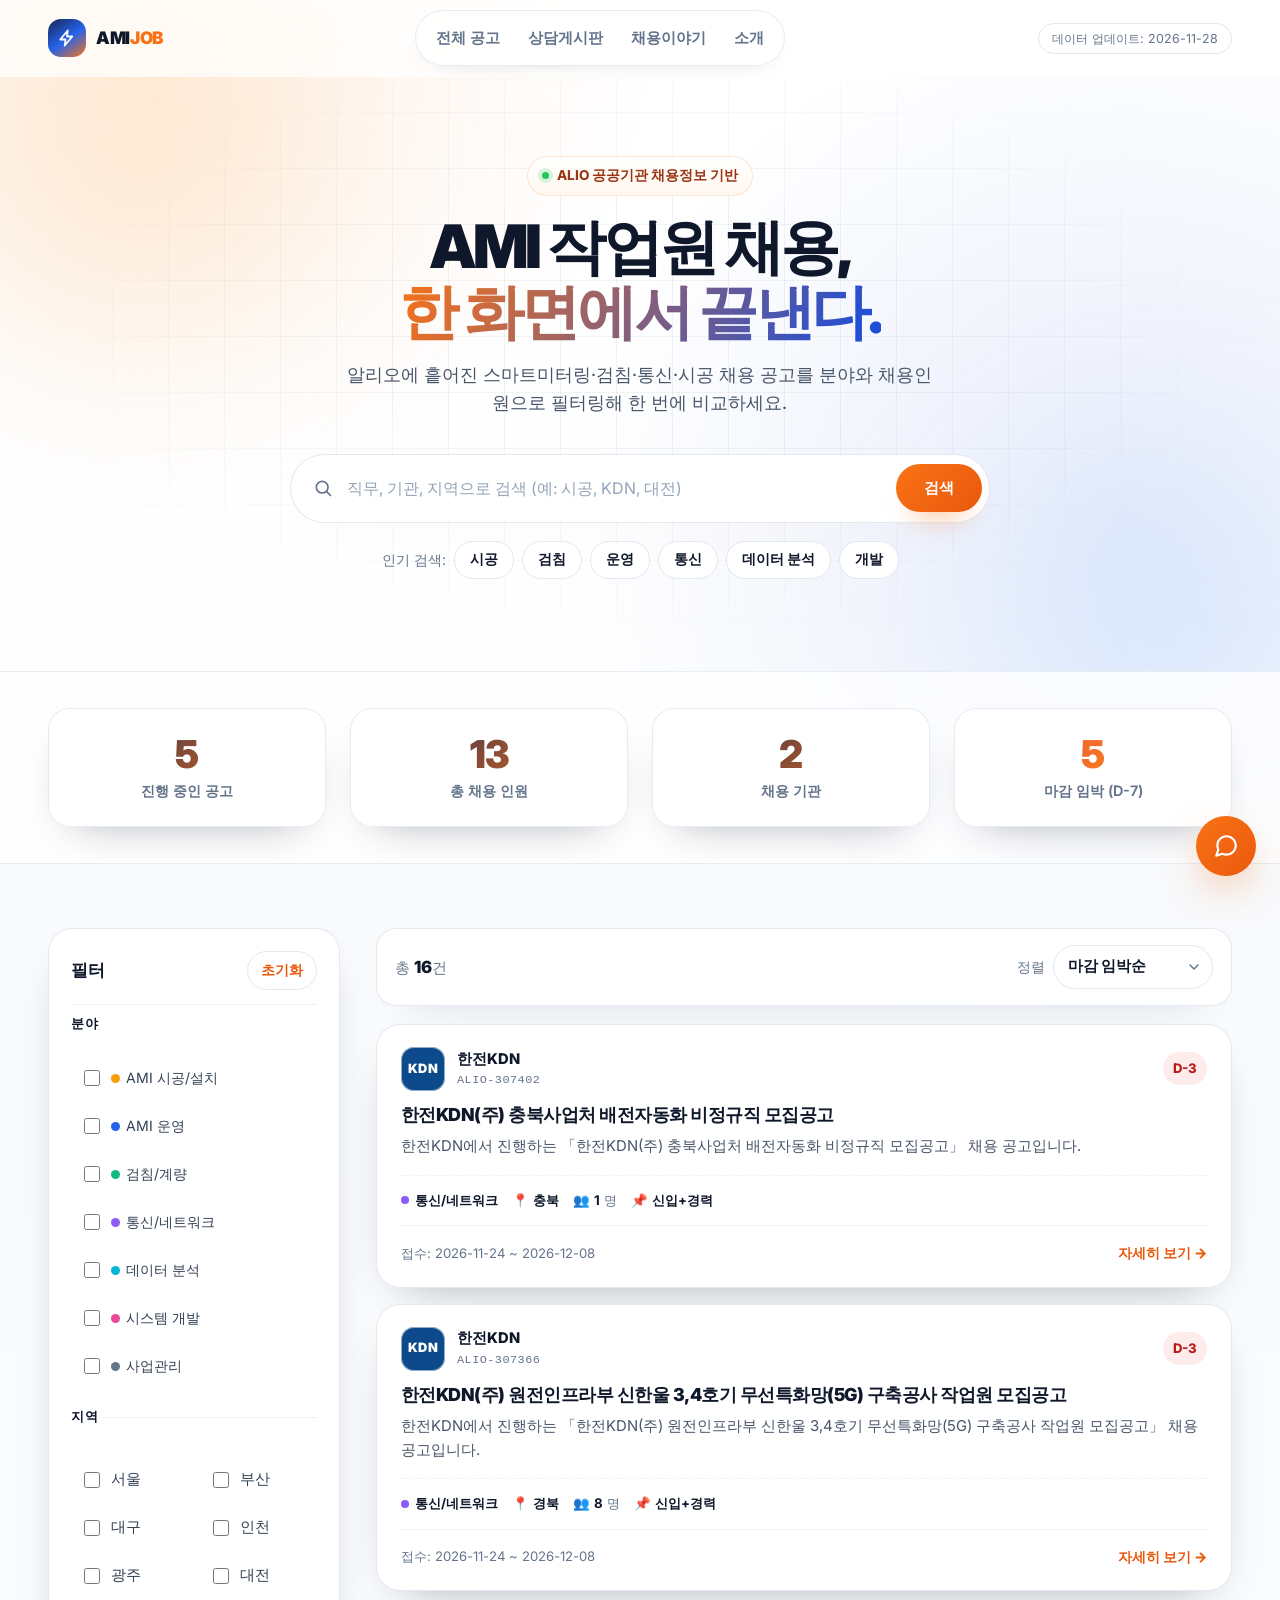
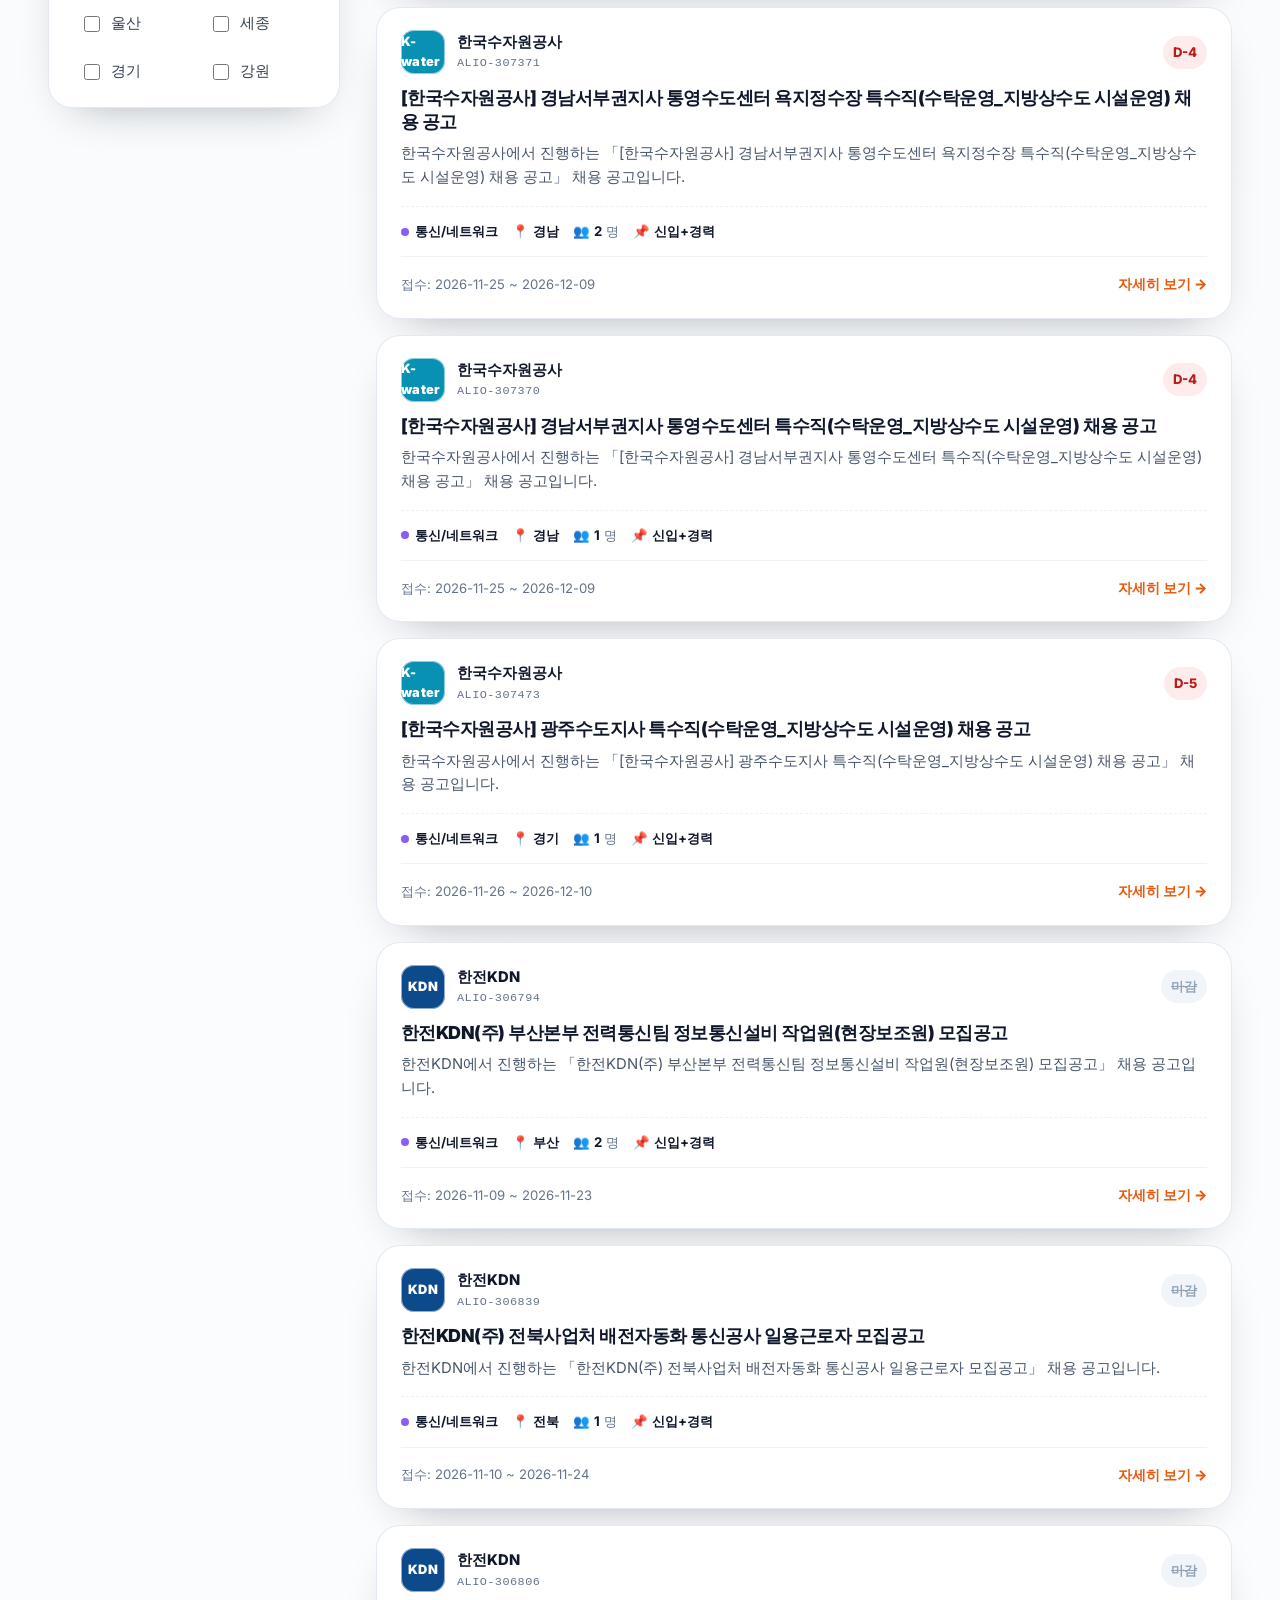
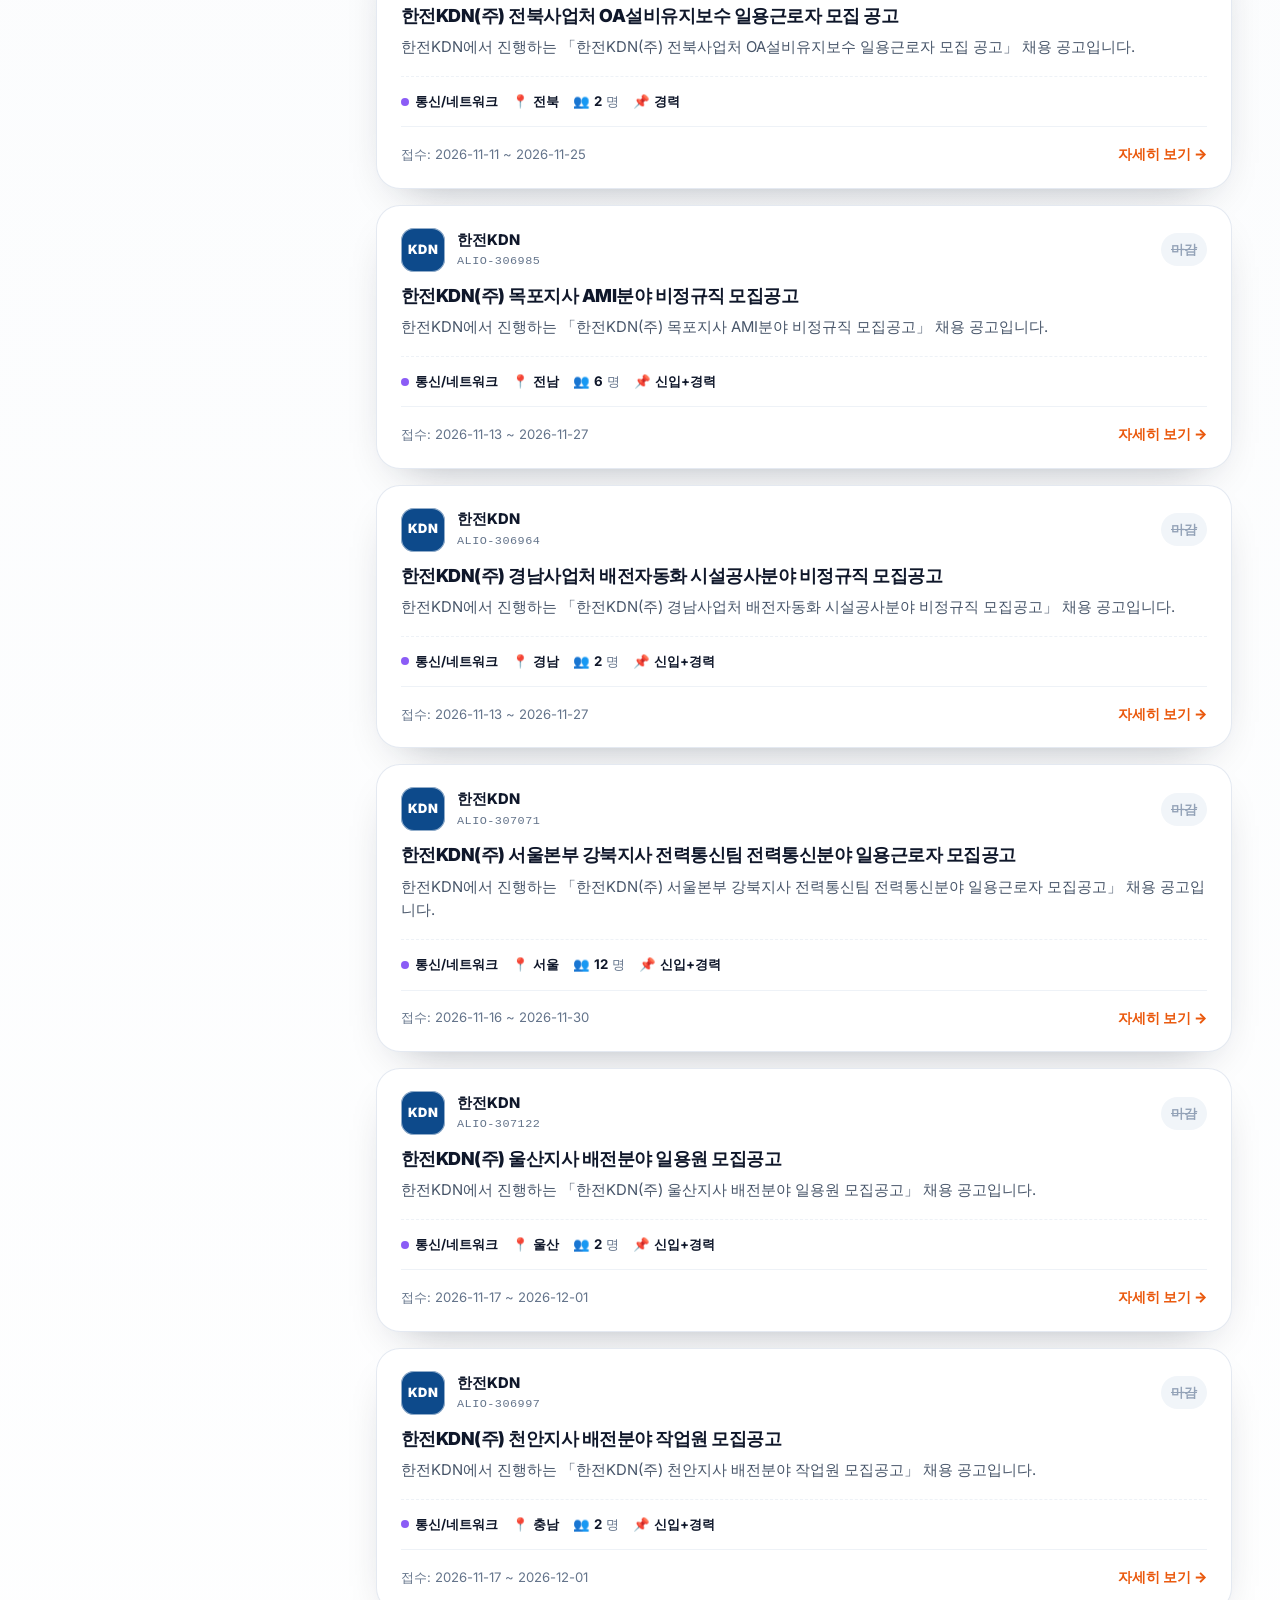
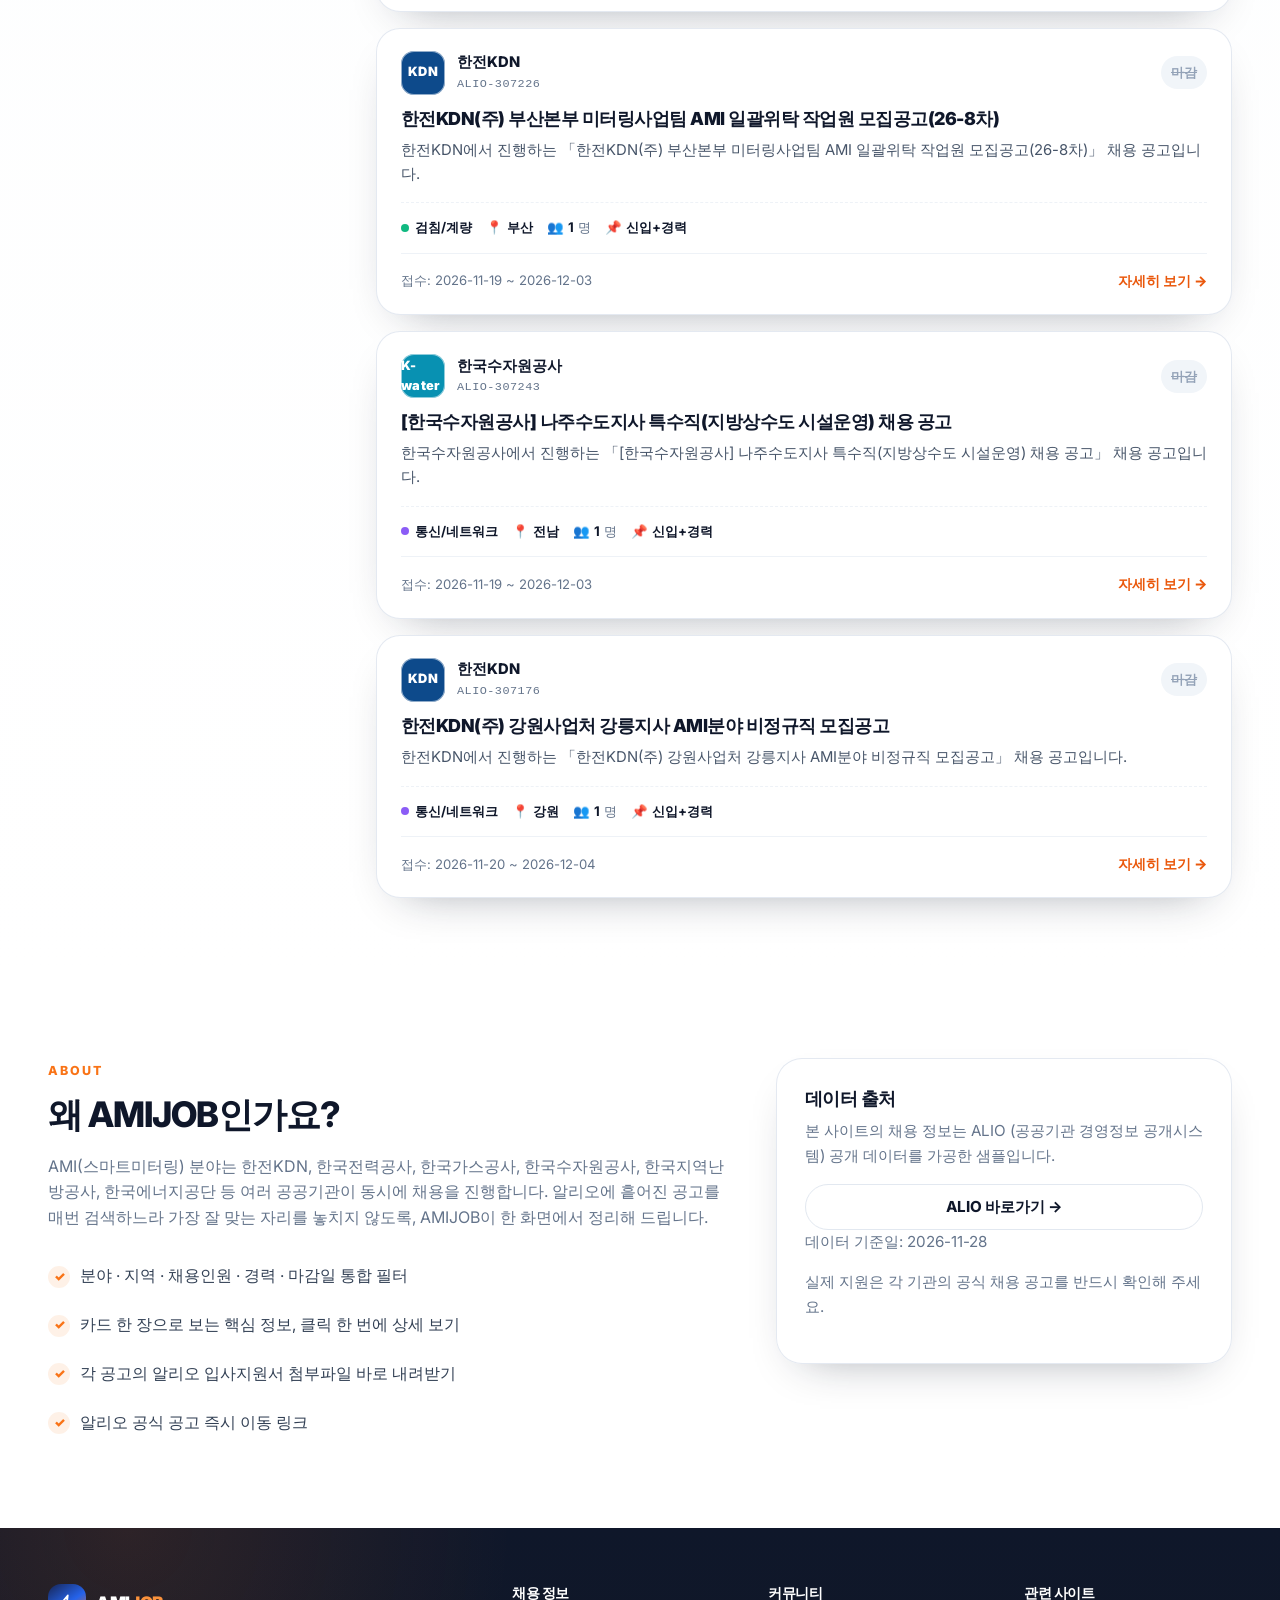
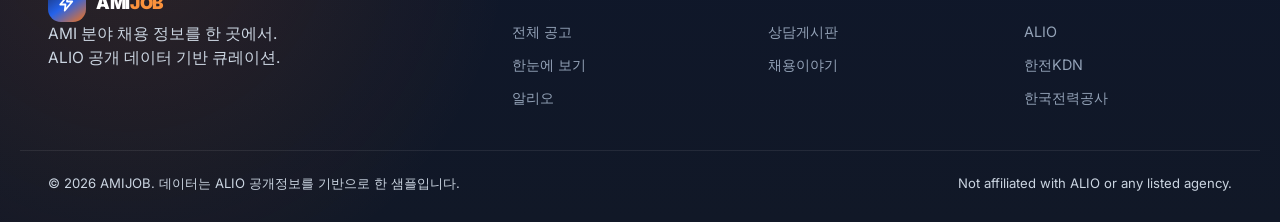
<file: index.html>
<!DOCTYPE html>
<html lang="ko">
<head>
  <meta charset="UTF-8" />
  <meta name="viewport" content="width=device-width, initial-scale=1.0" />
  <title>AMIJOB · AMI 작업원 채용정보</title>
  <meta name="description" content="알리오에 등재된 AMI(스마트미터링) 분야 채용 정보를 한 곳에서. 분야·지역·채용인원·경력별 필터로 가장 잘 맞는 공고를 빠르게 찾으세요." />
  <meta property="og:title" content="AMIJOB — AMI 작업원 채용 통합 정보" />
  <meta property="og:description" content="알리오 AMI 채용 공고, 분야별/지역별 필터링, 지원서 다운로드까지 한곳에서." />
  <link rel="preconnect" href="https://fonts.googleapis.com" />
  <link rel="preconnect" href="https://fonts.gstatic.com" crossorigin />
  <link href="https://fonts.googleapis.com/css2?family=Inter:wght@400;500;600;700;800&family=Pretendard:wght@400;500;600;700;800;900&display=swap" rel="stylesheet" />
  <link rel="stylesheet" href="styles.css" />
  <link rel="stylesheet" href="chat-widget.css" />
</head>
<body>

  <!-- ===== Top Nav ===== -->
  <header class="site-header" id="siteHeader">
    <div class="container nav">
      <a href="#top" class="brand" aria-label="AMIJOB 홈">
        <span class="brand-mark" aria-hidden="true">
          <svg viewBox="0 0 24 24" fill="none" stroke="currentColor" stroke-width="2.4" stroke-linecap="round" stroke-linejoin="round">
            <path d="M13 2L3 14h7l-1 8 10-12h-7l1-8z" />
          </svg>
        </span>
        <span class="brand-name">AMI<b>JOB</b></span>
      </a>

      <nav class="nav-links" aria-label="주 메뉴">
        <a href="#jobs">전체 공고</a>
        <a href="board.html?board=consult">상담게시판</a>
        <a href="board.html?board=story">채용이야기</a>
        <a href="#about">소개</a>
      </nav>

      <div class="nav-cta">
        <span class="nav-meta" id="lastUpdatedNav">데이터 업데이트: <time></time></span>
      </div>
    </div>
  </header>

  <main id="top">

    <!-- ===== Hero / Search ===== -->
    <section class="hero">
      <div class="hero-bg" aria-hidden="true">
        <div class="hero-blob hero-blob-1"></div>
        <div class="hero-blob hero-blob-2"></div>
        <div class="hero-grid"></div>
      </div>
      <div class="container hero-content">
        <span class="badge">
          <span class="badge-dot"></span>
          ALIO 공공기관 채용정보 기반
        </span>
        <h1>
          AMI 작업원 채용,<br />
          <span class="gradient-text">한 화면에서 끝낸다.</span>
        </h1>
        <p class="hero-tagline">
          알리오에 흩어진 스마트미터링·검침·통신·시공 채용 공고를
          분야와 채용인원으로 필터링해 한 번에 비교하세요.
        </p>

        <form class="search" id="searchForm" role="search" onsubmit="return false;">
          <span class="search-icon" aria-hidden="true">
            <svg viewBox="0 0 24 24" fill="none" stroke="currentColor" stroke-width="2" stroke-linecap="round" stroke-linejoin="round">
              <circle cx="11" cy="11" r="7"/><path d="m21 21-4.3-4.3"/>
            </svg>
          </span>
          <input
            type="search"
            id="searchInput"
            placeholder="직무, 기관, 지역으로 검색 (예: 시공, KDN, 대전)"
            autocomplete="off"
            aria-label="채용 검색"
          />
          <button class="search-btn" type="submit">검색</button>
        </form>

        <div class="hero-quicks">
          <span>인기 검색:</span>
          <button class="quick" data-quick="시공">시공</button>
          <button class="quick" data-quick="검침">검침</button>
          <button class="quick" data-quick="운영">운영</button>
          <button class="quick" data-quick="통신">통신</button>
          <button class="quick" data-quick="분석">데이터 분석</button>
          <button class="quick" data-quick="개발">개발</button>
        </div>
      </div>
    </section>

    <!-- ===== Stats Strip ===== -->
    <section id="stats" class="stats">
      <div class="container stats-grid">
        <div class="stat">
          <div class="stat-num" id="statTotalJobs">0</div>
          <div class="stat-cap">진행 중인 공고</div>
        </div>
        <div class="stat">
          <div class="stat-num" id="statTotalHeadcount">0</div>
          <div class="stat-cap">총 채용 인원</div>
        </div>
        <div class="stat">
          <div class="stat-num" id="statOrgs">0</div>
          <div class="stat-cap">채용 기관</div>
        </div>
        <div class="stat urgent">
          <div class="stat-num" id="statUrgent">0</div>
          <div class="stat-cap">마감 임박 <span class="muted">(D-7)</span></div>
        </div>
      </div>
    </section>

    <!-- ===== Jobs : Filters + Grid ===== -->
    <section id="jobs" class="board">
      <div class="container board-grid">

        <!-- Filter Sidebar -->
        <aside class="filters" aria-label="필터">
          <div class="filters-header">
            <h2>필터</h2>
            <button class="link-btn" id="resetFilters" type="button">초기화</button>
          </div>

          <fieldset class="filter-group">
            <legend>분야</legend>
            <div class="check-list" id="filterFields"></div>
          </fieldset>

          <fieldset class="filter-group">
            <legend>지역</legend>
            <div class="check-list cols-2" id="filterRegions"></div>
          </fieldset>

          <fieldset class="filter-group">
            <legend>경력</legend>
            <div class="check-list" id="filterCareers"></div>
          </fieldset>

          <fieldset class="filter-group">
            <legend>채용 인원</legend>
            <div class="range">
              <input
                type="range"
                id="filterHeadcount"
                min="0" max="30" step="1" value="0"
                aria-label="최소 채용 인원"
              />
              <div class="range-val">
                <span id="filterHeadcountValue">0</span>명 이상
              </div>
            </div>
          </fieldset>

          <fieldset class="filter-group">
            <legend>마감</legend>
            <div class="radio-list" id="filterDeadline">
              <label><input type="radio" name="deadline" value="all" checked /><span>전체</span></label>
              <label><input type="radio" name="deadline" value="urgent" /><span>마감 임박 (D-7)</span></label>
              <label><input type="radio" name="deadline" value="month" /><span>이번 달 이내</span></label>
            </div>
          </fieldset>
        </aside>

        <!-- Job List -->
        <div class="job-list">
          <div class="job-toolbar">
            <div class="job-count" id="jobCount">
              총 <strong>0</strong>건
            </div>
            <div class="sort">
              <label for="sortSelect">정렬</label>
              <select id="sortSelect">
                <option value="deadline">마감 임박순</option>
                <option value="latest">최신 등록순</option>
                <option value="headcountDesc">채용인원 많은순</option>
                <option value="headcountAsc">채용인원 적은순</option>
              </select>
            </div>
          </div>

          <div class="active-chips" id="activeChips" aria-live="polite"></div>

          <div class="cards" id="cards" aria-live="polite"></div>

          <div class="empty" id="empty" hidden>
            <div class="empty-icon">🔍</div>
            <h3>조건에 맞는 공고가 없습니다</h3>
            <p>필터를 조정하거나 검색어를 다르게 입력해 보세요.</p>
            <button class="btn btn-ghost" id="emptyReset" type="button">필터 초기화</button>
          </div>
        </div>
      </div>
    </section>

    <!-- ===== About ===== -->
    <section id="about" class="about">
      <div class="container about-grid">
        <div>
          <span class="eyebrow">About</span>
          <h2>왜 AMIJOB인가요?</h2>
          <p>
            AMI(스마트미터링) 분야는 한전KDN, 한국전력공사, 한국가스공사, 한국수자원공사,
            한국지역난방공사, 한국에너지공단 등 여러 공공기관이 동시에 채용을 진행합니다.
            알리오에 흩어진 공고를 매번 검색하느라 가장 잘 맞는 자리를 놓치지 않도록,
            AMIJOB이 한 화면에서 정리해 드립니다.
          </p>
          <ul class="check-bullets">
            <li><span class="check">✓</span> 분야 · 지역 · 채용인원 · 경력 · 마감일 통합 필터</li>
            <li><span class="check">✓</span> 카드 한 장으로 보는 핵심 정보, 클릭 한 번에 상세 보기</li>
            <li><span class="check">✓</span> 각 공고의 알리오 입사지원서 첨부파일 바로 내려받기</li>
            <li><span class="check">✓</span> 알리오 공식 공고 즉시 이동 링크</li>
          </ul>
        </div>
        <aside class="about-card">
          <h3>데이터 출처</h3>
          <p>본 사이트의 채용 정보는 ALIO (공공기관 경영정보 공개시스템) 공개 데이터를 가공한 샘플입니다.</p>
          <a href="https://www.alio.go.kr" target="_blank" rel="noopener" class="btn btn-ghost btn-block">
            ALIO 바로가기 →
          </a>
          <p class="muted" id="aboutUpdated"></p>
          <p class="muted small">실제 지원은 각 기관의 공식 채용 공고를 반드시 확인해 주세요.</p>
        </aside>
      </div>
    </section>

  </main>

  <!-- ===== Footer ===== -->
  <footer class="site-footer">
    <div class="container footer-grid">
      <div>
        <div class="brand brand-foot">
          <span class="brand-mark">
            <svg viewBox="0 0 24 24" fill="none" stroke="currentColor" stroke-width="2.4" stroke-linecap="round" stroke-linejoin="round">
              <path d="M13 2L3 14h7l-1 8 10-12h-7l1-8z" />
            </svg>
          </span>
          <span class="brand-name">AMI<b>JOB</b></span>
        </div>
        <p class="muted">AMI 분야 채용 정보를 한 곳에서.<br />ALIO 공개 데이터 기반 큐레이션.</p>
      </div>
      <div>
        <h4>채용 정보</h4>
        <a href="#jobs">전체 공고</a>
        <a href="#stats">한눈에 보기</a>
        <a href="https://www.alio.go.kr" target="_blank" rel="noopener">알리오</a>
      </div>
      <div>
        <h4>커뮤니티</h4>
        <a href="board.html?board=consult">상담게시판</a>
        <a href="board.html?board=story">채용이야기</a>
      </div>
      <div>
        <h4>관련 사이트</h4>
        <a href="https://www.alio.go.kr" target="_blank" rel="noopener">ALIO</a>
        <a href="https://www.kdn.com" target="_blank" rel="noopener">한전KDN</a>
        <a href="https://home.kepco.co.kr" target="_blank" rel="noopener">한국전력공사</a>
      </div>
    </div>
    <div class="container footer-bottom">
      <small>&copy; <span id="year"></span> AMIJOB. 데이터는 ALIO 공개정보를 기반으로 한 샘플입니다.</small>
      <small class="muted">Not affiliated with ALIO or any listed agency.</small>
    </div>
  </footer>

  <!-- ===== Job Detail Modal ===== -->
  <div class="modal" id="jobModal" hidden aria-hidden="true" role="dialog" aria-labelledby="modalTitle" aria-modal="true">
    <div class="modal-backdrop" data-close></div>
    <div class="modal-panel" role="document">
      <button class="modal-close" type="button" aria-label="닫기" data-close>×</button>
      <div class="modal-content" id="modalContent">
        <!-- Dynamic content -->
      </div>
    </div>
  </div>

  <!-- Job card template -->
  <template id="cardTpl">
    <article class="card" tabindex="0" role="button">
      <div class="card-top">
        <div class="org-logo"></div>
        <div class="card-org-meta">
          <div class="org-name"></div>
          <div class="job-id muted"></div>
        </div>
        <div class="dday"></div>
      </div>
      <h3 class="card-title"></h3>
      <p class="card-summary"></p>
      <div class="card-meta">
        <span class="meta-item meta-field"><span class="dot"></span><b></b></span>
        <span class="meta-item meta-location">📍 <b></b></span>
        <span class="meta-item meta-headcount">👥 <b></b>명</span>
        <span class="meta-item meta-career">📌 <b></b></span>
      </div>
      <div class="card-foot">
        <span class="close-date muted"></span>
        <span class="card-cta">자세히 보기 →</span>
      </div>
    </article>
  </template>

  <script src="app.js"></script>

  <!-- 채용 도우미 챗봇 -->
  <script src="supabase-config.js"></script>
  <script src="chat-widget.js"></script>
</body>
</html>
</file>
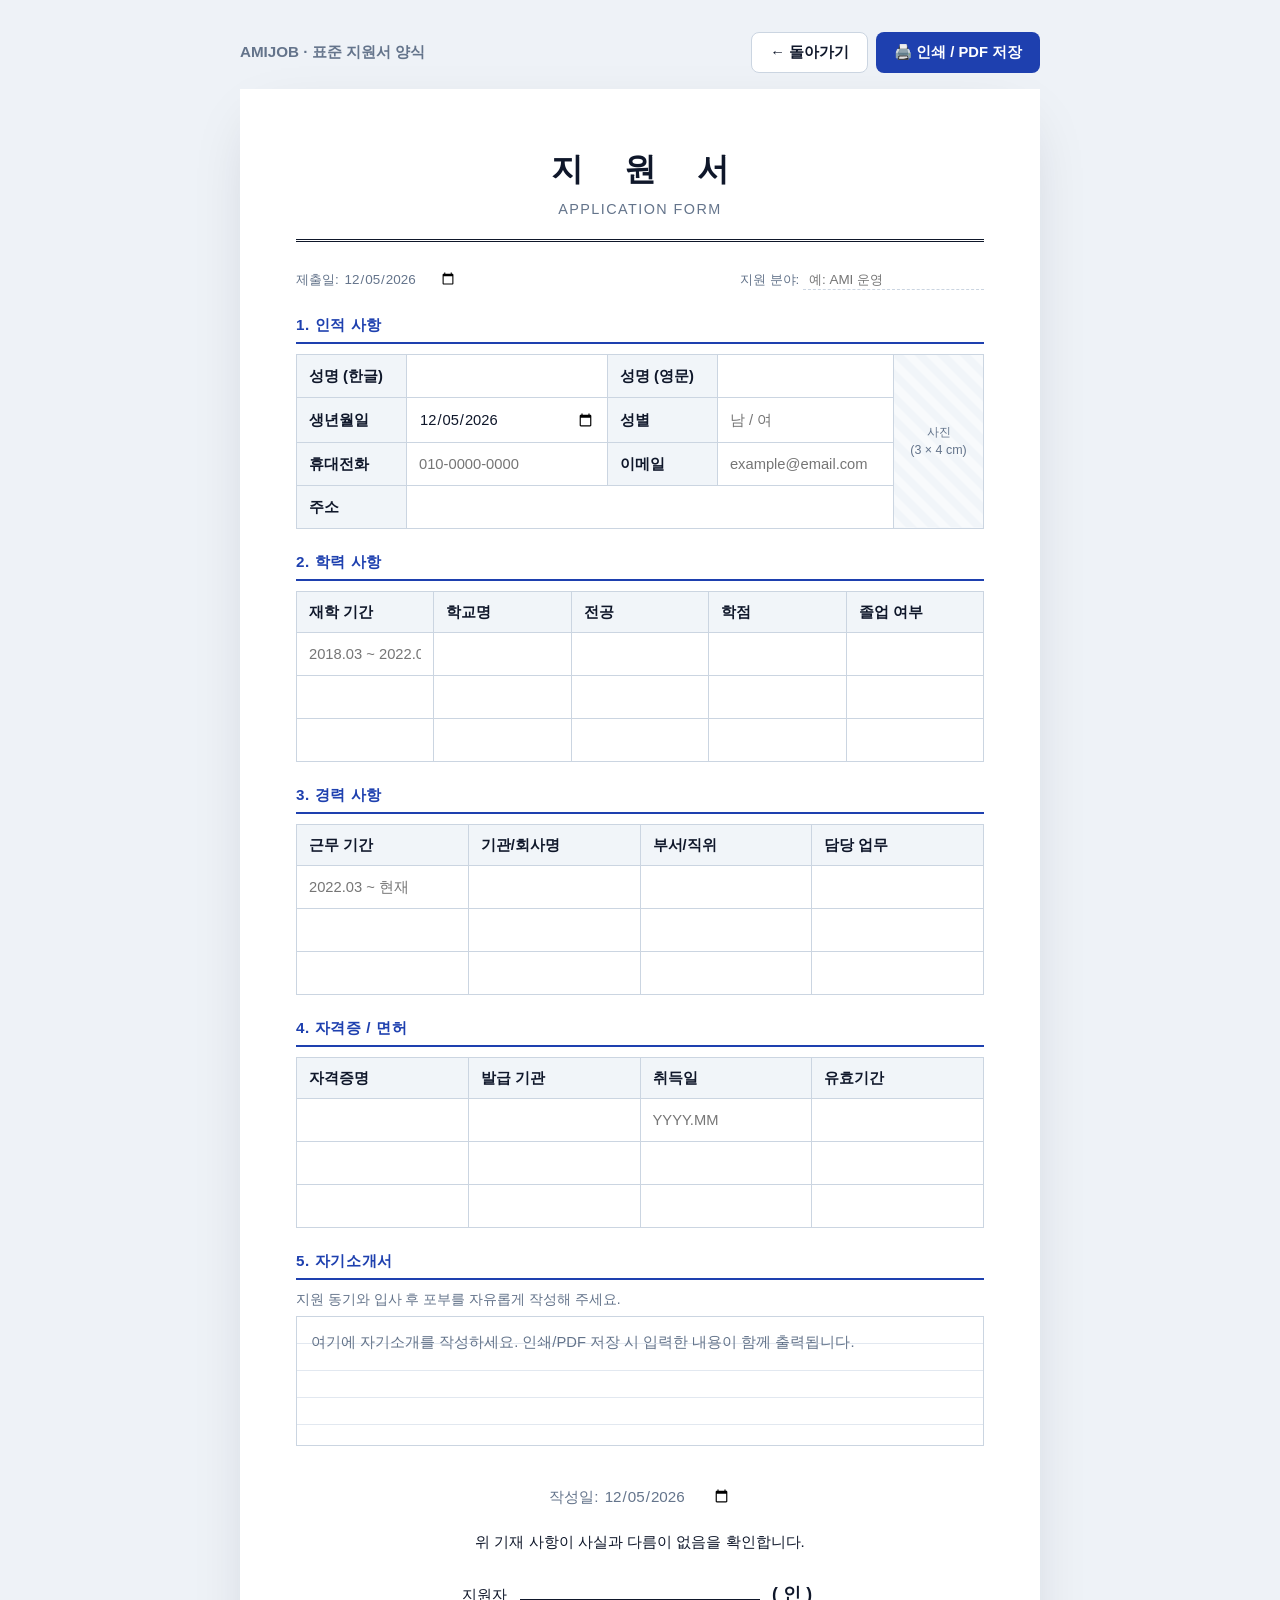
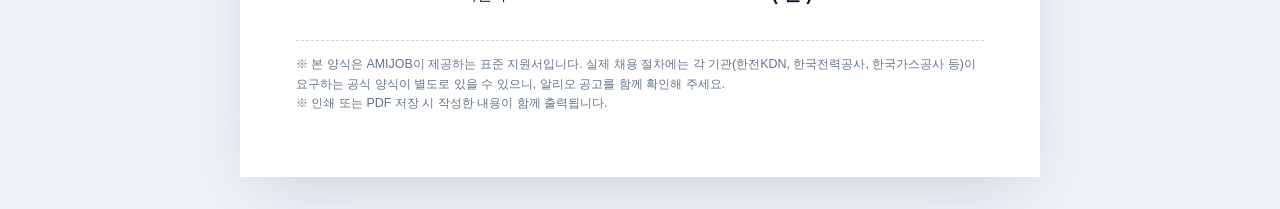
<file: application-form.html>
<!DOCTYPE html>
<html lang="ko">
<head>
  <meta charset="UTF-8" />
  <meta name="viewport" content="width=device-width, initial-scale=1.0" />
  <title>지원서 양식 — AMIJOB</title>
  <meta name="description" content="AMIJOB 공통 지원서 양식 (인쇄용)" />
  <style>
    :root {
      --ink: #0f172a;
      --muted: #64748b;
      --line: #cbd5e1;
      --line-soft: #e2e8f0;
      --accent: #1e40af;
    }

    * { box-sizing: border-box; }

    body {
      margin: 0;
      background: #eef2f7;
      font-family: "Pretendard", -apple-system, BlinkMacSystemFont, "Segoe UI",
        "Noto Sans KR", "Malgun Gothic", sans-serif;
      color: var(--ink);
      line-height: 1.5;
      padding: 32px 16px;
    }

    /* Toolbar (hidden in print) */
    .toolbar {
      max-width: 800px;
      margin: 0 auto 16px;
      display: flex;
      gap: 8px;
      align-items: center;
      justify-content: space-between;
    }
    .toolbar h1 {
      font-size: 0.95rem;
      margin: 0;
      color: var(--muted);
      font-weight: 600;
    }
    .toolbar-actions { display: flex; gap: 8px; }
    .tb-btn {
      background: var(--accent);
      color: #fff;
      border: 0;
      padding: 10px 18px;
      border-radius: 8px;
      font-size: 0.92rem;
      font-weight: 600;
      cursor: pointer;
      font-family: inherit;
    }
    .tb-btn.ghost {
      background: #fff;
      color: var(--ink);
      border: 1px solid var(--line);
    }
    .tb-btn:hover { opacity: 0.92; }

    /* Page (A4-ish) */
    .page {
      background: #fff;
      max-width: 800px;
      margin: 0 auto;
      padding: 56px 56px 64px;
      box-shadow: 0 20px 60px -20px rgba(15,23,42,0.18);
    }

    .doc-head {
      text-align: center;
      padding-bottom: 18px;
      border-bottom: 3px double var(--ink);
      margin-bottom: 28px;
    }
    .doc-head h1 {
      font-size: 2rem;
      margin: 0;
      letter-spacing: 0.5em;
      padding-left: 0.5em;
      font-weight: 800;
    }
    .doc-head .sub {
      margin-top: 6px;
      font-size: 0.9rem;
      color: var(--muted);
      letter-spacing: 0.1em;
    }

    .meta-strip {
      display: flex;
      justify-content: space-between;
      font-size: 0.84rem;
      color: var(--muted);
      margin-bottom: 24px;
    }

    section { margin-bottom: 22px; }

    .sec-title {
      font-size: 0.95rem;
      font-weight: 800;
      color: var(--accent);
      padding-bottom: 5px;
      border-bottom: 2px solid var(--accent);
      margin-bottom: 10px;
      letter-spacing: 0.04em;
    }

    table {
      width: 100%;
      border-collapse: collapse;
      font-size: 0.92rem;
    }
    table th, table td {
      border: 1px solid var(--line);
      padding: 9px 12px;
      vertical-align: middle;
    }
    table th {
      background: #f1f5f9;
      width: 110px;
      font-weight: 700;
      text-align: left;
      color: var(--ink);
    }
    table td.empty {
      min-height: 28px;
      height: 28px;
    }
    table td input[type="text"],
    table td input[type="email"],
    table td input[type="tel"],
    table td input[type="date"] {
      border: 0;
      width: 100%;
      font-family: inherit;
      font-size: inherit;
      padding: 4px 0;
      color: var(--ink);
      background: transparent;
      outline: none;
    }

    .grid-2 { display: grid; grid-template-columns: 1fr 1fr; gap: 0; }
    .grid-2 > table:first-child th { border-right: none; }

    .photo-cell {
      width: 90px;
      text-align: center;
      vertical-align: middle;
      background: repeating-linear-gradient(
        45deg, #f8fafc, #f8fafc 8px, #f1f5f9 8px, #f1f5f9 16px
      );
      font-size: 0.78rem;
      color: var(--muted);
      height: 110px;
    }

    .row {
      display: grid;
      grid-template-columns: 110px 1fr;
      border: 1px solid var(--line);
      border-top: none;
    }
    .row:first-of-type { border-top: 1px solid var(--line); }
    .row .label { background: #f1f5f9; padding: 9px 12px; font-weight: 700; font-size: 0.92rem; border-right: 1px solid var(--line); }
    .row .value { padding: 9px 12px; font-size: 0.92rem; min-height: 30px; }
    .row .value input { border: 0; outline: 0; width: 100%; font-family: inherit; font-size: inherit; padding: 4px 0; background: transparent; }

    .essay {
      border: 1px solid var(--line);
      padding: 12px 14px;
      min-height: 130px;
      background:
        repeating-linear-gradient(
          to bottom,
          transparent 0,
          transparent 26px,
          var(--line-soft) 26px,
          var(--line-soft) 27px
        );
      line-height: 27px;
      font-size: 0.92rem;
      color: var(--ink);
      outline: none;
    }
    .essay[contenteditable="true"]:empty::before {
      content: attr(data-placeholder);
      color: var(--muted);
    }

    .signature {
      margin-top: 36px;
      text-align: center;
      font-size: 0.95rem;
      line-height: 2;
    }
    .signature .line {
      display: inline-block;
      width: 240px;
      border-bottom: 1px solid var(--ink);
      margin: 0 8px;
    }
    .signature strong {
      letter-spacing: 0.3em;
      font-size: 1.1rem;
      font-weight: 800;
    }
    .signature .date {
      margin-top: 18px;
      display: block;
      color: var(--muted);
    }

    .footer-note {
      margin-top: 28px;
      padding-top: 14px;
      border-top: 1px dashed var(--line);
      font-size: 0.78rem;
      color: var(--muted);
      line-height: 1.55;
    }

    @media print {
      body { background: #fff; padding: 0; }
      .toolbar { display: none !important; }
      .page {
        max-width: none;
        margin: 0;
        padding: 24mm 18mm;
        box-shadow: none;
      }
      .essay[contenteditable="true"]:empty::before { content: ""; }
      @page { size: A4; margin: 0; }
    }
  </style>
</head>
<body>

  <div class="toolbar">
    <h1>AMIJOB · 표준 지원서 양식</h1>
    <div class="toolbar-actions">
      <button class="tb-btn ghost" onclick="history.length>1?history.back():window.close()">← 돌아가기</button>
      <button class="tb-btn" onclick="window.print()">🖨️ 인쇄 / PDF 저장</button>
    </div>
  </div>

  <article class="page">
    <header class="doc-head">
      <h1>지 원 서</h1>
      <div class="sub">APPLICATION FORM</div>
    </header>

    <div class="meta-strip">
      <span>제출일: <input type="date" style="border:0;font-family:inherit;font-size:inherit;color:inherit;background:transparent;" /></span>
      <span>지원 분야: <input type="text" placeholder="예: AMI 운영" style="border:0;border-bottom:1px dashed var(--line);font-family:inherit;font-size:inherit;padding:2px 6px;min-width:140px;outline:none;" /></span>
    </div>

    <!-- 인적사항 -->
    <section>
      <h2 class="sec-title">1. 인적 사항</h2>
      <table>
        <colgroup>
          <col style="width:110px" /><col /><col style="width:110px" /><col /><col class="photo-cell" />
        </colgroup>
        <tr>
          <th>성명 (한글)</th>
          <td><input type="text" /></td>
          <th>성명 (영문)</th>
          <td><input type="text" /></td>
          <td rowspan="4" class="photo-cell">사진<br/>(3 × 4 cm)</td>
        </tr>
        <tr>
          <th>생년월일</th>
          <td><input type="date" /></td>
          <th>성별</th>
          <td><input type="text" placeholder="남 / 여" /></td>
        </tr>
        <tr>
          <th>휴대전화</th>
          <td><input type="tel" placeholder="010-0000-0000" /></td>
          <th>이메일</th>
          <td><input type="email" placeholder="example@email.com" /></td>
        </tr>
        <tr>
          <th>주소</th>
          <td colspan="3"><input type="text" /></td>
        </tr>
      </table>
    </section>

    <!-- 학력 -->
    <section>
      <h2 class="sec-title">2. 학력 사항</h2>
      <table>
        <thead>
          <tr>
            <th>재학 기간</th>
            <th>학교명</th>
            <th>전공</th>
            <th>학점</th>
            <th>졸업 여부</th>
          </tr>
        </thead>
        <tbody>
          <tr>
            <td><input type="text" placeholder="2018.03 ~ 2022.02" /></td>
            <td><input type="text" /></td>
            <td><input type="text" /></td>
            <td><input type="text" /></td>
            <td><input type="text" /></td>
          </tr>
          <tr>
            <td><input type="text" /></td><td><input type="text" /></td>
            <td><input type="text" /></td><td><input type="text" /></td>
            <td><input type="text" /></td>
          </tr>
          <tr>
            <td><input type="text" /></td><td><input type="text" /></td>
            <td><input type="text" /></td><td><input type="text" /></td>
            <td><input type="text" /></td>
          </tr>
        </tbody>
      </table>
    </section>

    <!-- 경력 -->
    <section>
      <h2 class="sec-title">3. 경력 사항</h2>
      <table>
        <thead>
          <tr>
            <th>근무 기간</th>
            <th>기관/회사명</th>
            <th>부서/직위</th>
            <th>담당 업무</th>
          </tr>
        </thead>
        <tbody>
          <tr>
            <td><input type="text" placeholder="2022.03 ~ 현재" /></td>
            <td><input type="text" /></td>
            <td><input type="text" /></td>
            <td><input type="text" /></td>
          </tr>
          <tr>
            <td><input type="text" /></td><td><input type="text" /></td>
            <td><input type="text" /></td><td><input type="text" /></td>
          </tr>
          <tr>
            <td><input type="text" /></td><td><input type="text" /></td>
            <td><input type="text" /></td><td><input type="text" /></td>
          </tr>
        </tbody>
      </table>
    </section>

    <!-- 자격증 -->
    <section>
      <h2 class="sec-title">4. 자격증 / 면허</h2>
      <table>
        <thead>
          <tr>
            <th>자격증명</th>
            <th>발급 기관</th>
            <th>취득일</th>
            <th>유효기간</th>
          </tr>
        </thead>
        <tbody>
          <tr><td><input type="text" /></td><td><input type="text" /></td><td><input type="text" placeholder="YYYY.MM" /></td><td><input type="text" /></td></tr>
          <tr><td><input type="text" /></td><td><input type="text" /></td><td><input type="text" /></td><td><input type="text" /></td></tr>
          <tr><td><input type="text" /></td><td><input type="text" /></td><td><input type="text" /></td><td><input type="text" /></td></tr>
        </tbody>
      </table>
    </section>

    <!-- 자기소개서 -->
    <section>
      <h2 class="sec-title">5. 자기소개서</h2>
      <div style="font-size:.86rem;color:var(--muted);margin-bottom:6px;">지원 동기와 입사 후 포부를 자유롭게 작성해 주세요.</div>
      <div class="essay" contenteditable="true" data-placeholder="여기에 자기소개를 작성하세요. 인쇄/PDF 저장 시 입력한 내용이 함께 출력됩니다."></div>
    </section>

    <!-- 서명 -->
    <div class="signature">
      <span class="date">작성일: <input type="date" style="border:0;font-family:inherit;font-size:inherit;color:inherit;background:transparent;" /></span>
      <div style="margin-top:14px;">
        위 기재 사항이 사실과 다름이 없음을 확인합니다.
      </div>
      <div style="margin-top:20px;">
        <span>지원자</span>
        <span class="line"></span>
        <strong>(인)</strong>
      </div>
    </div>

    <div class="footer-note">
      ※ 본 양식은 AMIJOB이 제공하는 표준 지원서입니다. 실제 채용 절차에는 각 기관(한전KDN, 한국전력공사, 한국가스공사 등)이 요구하는 공식 양식이 별도로 있을 수 있으니, 알리오 공고를 함께 확인해 주세요.<br/>
      ※ 인쇄 또는 PDF 저장 시 작성한 내용이 함께 출력됩니다.
    </div>
  </article>

  <script>
    // Default date today
    document.querySelectorAll('input[type="date"]').forEach((d) => {
      if (!d.value) d.value = new Date().toISOString().slice(0, 10);
    });
  </script>
</body>
</html>
</file>
<file: styles.css>
/* =========================================================
   AMIJOB — Commercial recruitment service UI
   메인 · 게시판 공통 디자인 시스템
   ========================================================= */

:root {
  --c-primary: #ea580c;
  --c-primary-2: #f97316;
  --c-primary-3: #fb923c;
  --c-primary-tint: #fff7ed;
  --c-accent: #1d4ed8;
  --c-navy: #172554;
  --c-warn: #f59e0b;
  --c-danger: #ef4444;
  --c-success: #10b981;
  --c-bg: #ffffff;
  --c-surface: #f8fafc;
  --c-surface-2: #f1f5f9;
  --c-card: #ffffff;
  --c-text: #0f172a;
  --c-text-2: #334155;
  --c-muted: #64748b;
  --c-muted-2: #94a3b8;
  --c-border: #e2e8f0;
  --c-border-soft: #eef2f7;
  --sh-xs: 0 1px 2px rgba(15, 23, 42, 0.04);
  --sh-sm: 0 10px 28px -24px rgba(15, 23, 42, 0.45);
  --sh-md: 0 18px 45px -28px rgba(15, 23, 42, 0.46);
  --sh-lg: 0 32px 80px -40px rgba(15, 23, 42, 0.55);
  --sh-glow: 0 22px 60px -20px rgba(249, 115, 22, 0.55);
  --container: 1240px;
  --r-sm: 10px;
  --r: 14px;
  --r-lg: 18px;
  --r-xl: 24px;
  --r-2xl: 30px;
  --ease: cubic-bezier(0.16, 1, 0.3, 1);
  --ease-spring: cubic-bezier(0.34, 1.56, 0.64, 1);
}

* { box-sizing: border-box; }
html { scroll-behavior: smooth; -webkit-text-size-adjust: 100%; }
body {
  margin: 0;
  font-family: "Pretendard", "Inter", -apple-system, BlinkMacSystemFont, "Segoe UI", "Noto Sans KR", "Malgun Gothic", "Apple SD Gothic Neo", Roboto, sans-serif;
  font-size: 15.5px;
  line-height: 1.6;
  color: var(--c-text);
  background:
    radial-gradient(circle at 12% 0%, rgba(249, 115, 22, 0.10), transparent 32rem),
    radial-gradient(circle at 88% 8%, rgba(29, 78, 216, 0.10), transparent 34rem),
    linear-gradient(180deg, #ffffff 0%, #f8fafc 52%, #ffffff 100%);
  -webkit-font-smoothing: antialiased;
  text-rendering: optimizeLegibility;
}
img, svg { max-width: 100%; display: block; }
a { color: inherit; text-decoration: none; }
h1, h2, h3, h4 { margin: 0; letter-spacing: -0.028em; line-height: 1.2; font-weight: 800; color: var(--c-text); }
p { margin: 0; }
button, input, select, textarea { font: inherit; }
.container { max-width: var(--container); margin: 0 auto; padding: 0 28px; }
.muted { color: var(--c-muted); }
.small { font-size: 0.85rem; }

.eyebrow {
  display: inline-block;
  font-size: 0.78rem;
  font-weight: 800;
  letter-spacing: 0.16em;
  text-transform: uppercase;
  color: var(--c-primary-2);
  margin-bottom: 12px;
}
.gradient-text {
  background: linear-gradient(120deg, var(--c-primary-2) 0%, var(--c-accent) 50%, var(--c-primary-2) 100%);
  background-size: 200% 100%;
  -webkit-background-clip: text;
  background-clip: text;
  color: transparent;
  animation: shimmer 7s linear infinite;
}
@keyframes shimmer { 0%{background-position:0% 50%} 100%{background-position:200% 50%} }

.btn {
  --h: 46px;
  display: inline-flex;
  align-items: center;
  justify-content: center;
  gap: 8px;
  height: var(--h);
  padding: 0 22px;
  border-radius: 999px;
  font-weight: 750;
  font-size: 0.95rem;
  border: 1px solid transparent;
  cursor: pointer;
  white-space: nowrap;
  transition: transform 0.18s var(--ease-spring), box-shadow 0.22s var(--ease), background 0.18s var(--ease), color 0.18s var(--ease), border-color 0.18s var(--ease);
}
.btn:active { transform: translateY(1px); }
.btn-block { display: flex; width: 100%; }
.btn-primary,
.search-btn {
  background: linear-gradient(135deg, var(--c-primary-2) 0%, var(--c-primary) 100%);
  color: #fff;
  border: 0;
  box-shadow: 0 18px 28px -18px rgba(249, 115, 22, 0.82);
}
.btn-primary:hover,
.search-btn:hover { transform: translateY(-2px); box-shadow: 0 22px 36px -20px rgba(249, 115, 22, 0.88); }
.btn-ghost {
  background: #fff;
  color: var(--c-text);
  border-color: var(--c-border);
}
.btn-ghost:hover { border-color: var(--c-primary-2); color: var(--c-primary); transform: translateY(-1px); box-shadow: var(--sh-sm); }
.link-btn {
  display: inline-flex;
  align-items: center;
  min-height: 34px;
  padding: 7px 13px;
  border-radius: 999px;
  background: #fff;
  border: 1px solid var(--c-border);
  color: var(--c-primary);
  font-weight: 750;
  font-size: 0.88rem;
  cursor: pointer;
  box-shadow: 0 10px 24px -22px rgba(15, 23, 42, 0.6);
}
.link-btn:hover { background: var(--c-primary-tint); border-color: rgba(249, 115, 22, 0.25); }
.link-btn.danger { color: var(--c-danger); }
.link-btn.danger:hover { background: rgba(239, 68, 68, 0.1); border-color: rgba(239, 68, 68, 0.2); }

.site-header {
  position: fixed;
  top: 0; left: 0; right: 0;
  z-index: 50;
  background: rgba(255, 255, 255, 0.76);
  border-bottom: 1px solid transparent;
  backdrop-filter: blur(18px) saturate(160%);
  -webkit-backdrop-filter: blur(18px) saturate(160%);
  transition: background 0.22s var(--ease), border-color 0.22s var(--ease), box-shadow 0.22s var(--ease);
}
.site-header.scrolled {
  background: rgba(255, 255, 255, 0.94);
  border-bottom-color: var(--c-border-soft);
  box-shadow: 0 12px 32px -26px rgba(15, 23, 42, 0.55);
}
.nav { display: flex; align-items: center; justify-content: space-between; height: 76px; gap: 24px; }
.brand { display: inline-flex; align-items: center; gap: 10px; font-weight: 900; font-size: 1.08rem; letter-spacing: -0.02em; }
.brand-mark {
  display: inline-flex; align-items: center; justify-content: center;
  width: 38px; height: 38px; border-radius: 13px;
  background: linear-gradient(145deg, var(--c-navy), #2563eb 52%, var(--c-primary-2));
  color: #fff;
  box-shadow: 0 16px 34px -20px rgba(29, 78, 216, 0.75);
}
.brand-mark svg { width: 18px; height: 18px; }
.brand-name { color: var(--c-text); }
.brand-name b { color: var(--c-primary-2); font-weight: 900; }
.nav-links {
  display: flex; gap: 4px;
  padding: 8px;
  border: 1px solid rgba(226, 232, 240, 0.78);
  border-radius: 999px;
  background: rgba(255, 255, 255, 0.68);
  box-shadow: 0 8px 24px -22px rgba(15, 23, 42, 0.55);
}
.nav-links a {
  padding: 7px 12px;
  border-radius: 999px;
  font-size: 0.94rem;
  color: var(--c-muted);
  font-weight: 650;
  transition: color .15s ease, background .15s ease;
}
.nav-links a:hover { color: var(--c-text); background: #f8fafc; }
.nav-meta {
  font-size: 0.78rem;
  color: var(--c-muted);
  padding: 7px 13px;
  border-radius: 999px;
  background: #fff;
  border: 1px solid var(--c-border);
  box-shadow: 0 10px 24px -22px rgba(15, 23, 42, 0.6);
}

.hero { position: relative; padding: 156px 0 92px; overflow: hidden; isolation: isolate; }
.hero-bg { position: absolute; inset: 0; z-index: -1; pointer-events: none; }
.hero-grid {
  position: absolute; inset: 0;
  background-image: linear-gradient(to right, rgba(15,23,42,0.05) 1px, transparent 1px), linear-gradient(to bottom, rgba(15,23,42,0.05) 1px, transparent 1px);
  background-size: 56px 56px;
  mask-image: radial-gradient(ellipse at center, black 30%, transparent 70%);
  -webkit-mask-image: radial-gradient(ellipse at center, black 30%, transparent 70%);
}
.hero-blob { position: absolute; filter: blur(80px); opacity: 0.55; border-radius: 50%; }
.hero-blob-1 { width: 520px; height: 520px; background: radial-gradient(circle, #fed7aa, transparent 70%); top: -120px; left: -120px; }
.hero-blob-2 { width: 480px; height: 480px; background: radial-gradient(circle, #bfdbfe, transparent 70%); bottom: -200px; right: -120px; }
.hero-content { text-align: center; max-width: 880px; margin: 0 auto; }
.badge {
  display: inline-flex; align-items: center; gap: 8px;
  padding: 8px 14px; border-radius: 999px;
  color: #9a3412;
  background: linear-gradient(180deg, rgba(255,255,255,0.9), rgba(255,247,237,0.92));
  font-size: 0.85rem; font-weight: 750;
  border: 1px solid rgba(249, 115, 22, 0.16);
  box-shadow: 0 12px 30px -24px rgba(249, 115, 22, 0.75);
}
.badge-dot { width: 7px; height: 7px; border-radius: 50%; background: #22c55e; box-shadow: 0 0 0 4px rgba(34,197,94,.18); animation: pulse 2s infinite ease-in-out; }
@keyframes pulse { 0%,100%{box-shadow:0 0 0 4px rgba(34,197,94,.18)} 50%{box-shadow:0 0 0 8px rgba(34,197,94,.05)} }
.hero h1 { font-size: clamp(2.2rem, 5vw, 3.75rem); line-height: 1.08; margin: 18px 0; letter-spacing: -0.055em; font-weight: 900; }
.hero-tagline { font-size: 1.1rem; color: #475569; font-weight: 500; margin: 0 auto 36px; max-width: 34em; }
.search {
  display: flex; align-items: center; gap: 0;
  max-width: 700px; margin: 0 auto 18px;
  background: #fff; border: 1px solid rgba(226,232,240,.95); border-radius: 999px;
  padding: 7px 7px 7px 22px;
  box-shadow: 0 30px 70px -42px rgba(15,23,42,.55), 0 18px 42px -34px rgba(249,115,22,.62);
  transition: box-shadow .2s var(--ease), border-color .2s var(--ease);
}
.search:focus-within { border-color: var(--c-primary-2); box-shadow: 0 22px 55px -22px rgba(249,115,22,.48); }
.search-icon { color: var(--c-muted); flex-shrink: 0; }
.search-icon svg { width: 20px; height: 20px; }
.search input { flex: 1; border: 0; outline: 0; background: transparent; font-size: 1rem; padding: 14px; color: var(--c-text); min-width: 0; }
.search input::placeholder { color: var(--c-muted-2); }
.search-btn { border-radius: 999px; padding: 0 28px; height: 48px; font-weight: 800; font-size: .95rem; cursor: pointer; flex-shrink: 0; }
.hero-quicks { display: flex; gap: 8px; flex-wrap: wrap; justify-content: center; font-size: .88rem; color: var(--c-muted); align-items: center; }
.quick {
  background: #fff; border: 1px solid var(--c-border); color: var(--c-text);
  padding: 7px 15px; border-radius: 999px; font-size: .85rem; font-weight: 650; cursor: pointer;
  transition: border-color .15s ease, color .15s ease, background .15s ease, transform .15s var(--ease-spring), box-shadow .15s ease;
}
.quick:hover { border-color: var(--c-primary-2); color: var(--c-primary); transform: translateY(-1px); box-shadow: var(--sh-sm); }

.stats { padding: 36px 0; background: rgba(255,255,255,.72); border-top: 1px solid rgba(226,232,240,.75); border-bottom: 1px solid rgba(226,232,240,.75); }
.stats-grid { display: grid; grid-template-columns: repeat(4,1fr); gap: 24px; text-align: center; }
.stat { padding: 24px 18px; border: 1px solid rgba(226,232,240,.82); border-radius: 22px; background: rgba(255,255,255,.86); box-shadow: var(--sh-md); }
.stat .stat-num { font-size: clamp(1.8rem,3.6vw,2.4rem); font-weight: 900; letter-spacing: -.02em; background: linear-gradient(135deg,var(--c-navy),var(--c-primary-2)); -webkit-background-clip:text; background-clip:text; color:transparent; line-height:1.1; }
.stat.urgent .stat-num { background: linear-gradient(135deg,#ef4444,#f59e0b); -webkit-background-clip:text; background-clip:text; color:transparent; }
.stat-cap { margin-top: 4px; color: var(--c-muted); font-size: .9rem; font-weight: 650; }

.board { padding: 64px 0 80px; background: linear-gradient(180deg, rgba(248,250,252,.88), rgba(255,255,255,1)); }
.board-grid { display: grid; grid-template-columns: 292px 1fr; gap: 36px; align-items: start; }
.filters { position: sticky; top: 96px; background: rgba(255,255,255,.94); border: 1px solid rgba(226,232,240,.92); border-radius: 24px; padding: 22px 22px 16px; box-shadow: var(--sh-md); max-height: calc(100vh - 120px); overflow-y: auto; }
.filters-header { display: flex; align-items: center; justify-content: space-between; margin-bottom: 8px; padding-bottom: 14px; border-bottom: 1px solid var(--c-border-soft); }
.filters-header h2 { font-size: 1.05rem; }
.filter-group { border: none; padding: 20px 0; margin: 0; border-top: 1px solid var(--c-border-soft); }
.filter-group:first-of-type { border-top: none; padding-top: 12px; }
.filter-group legend { font-size: .84rem; color: var(--c-text); font-weight: 850; letter-spacing: .06em; text-transform: uppercase; padding: 0; margin-bottom: 12px; }
.check-list { display: grid; gap: 8px; }
.check-list.cols-2 { grid-template-columns: 1fr 1fr; gap: 8px 12px; }
.check-list label, .radio-list label { display: flex; align-items: center; gap: 8px; min-height: 40px; font-size: .92rem; color: var(--c-text-2); cursor: pointer; user-select: none; padding: 4px 8px; border-radius: 14px; border: 1px solid transparent; transition: background .16s ease, border-color .16s ease, box-shadow .16s ease, transform .16s ease; }
.check-list label:hover, .radio-list label:hover { background: #f8fafc; border-color: var(--c-border-soft); transform: translateY(-1px); box-shadow: var(--sh-sm); }
.check-list input[type="checkbox"], .radio-list input[type="radio"] { width: 16px; height: 16px; accent-color: var(--c-primary-2); cursor: pointer; flex-shrink: 0; }
.field-tag { display: inline-flex; align-items: center; gap: 6px; font-size: .88rem; border-radius: 999px; }
.field-dot { width: 9px; height: 9px; border-radius: 50%; display: inline-block; }
.radio-list { display: grid; gap: 6px; }
.range { padding: 4px 4px 0; }
.range input[type="range"] { width: 100%; accent-color: var(--c-primary-2); }
.range-val { margin-top: 6px; font-size: .9rem; color: var(--c-muted); }
.range-val span { font-weight: 800; color: var(--c-text); }

.job-toolbar, .board-toolbar { display: flex; justify-content: space-between; align-items: center; gap: 12px; flex-wrap: wrap; margin-bottom: 18px; padding: 16px 18px; border: 1px solid rgba(226,232,240,.9); border-radius: 20px; background: rgba(255,255,255,.92); box-shadow: 0 16px 42px -34px rgba(15,23,42,.55); }
.job-count { font-size: .95rem; color: var(--c-muted); }
.job-count strong { color: var(--c-text); font-weight: 850; font-size: 1.05rem; }
.sort { display: inline-flex; align-items: center; gap: 8px; }
.sort label { font-size: .88rem; color: var(--c-muted); }
.sort select { font-size: .92rem; font-weight: 750; padding: 9px 36px 9px 14px; border: 1px solid var(--c-border); border-radius: 999px; background: #fff url("data:image/svg+xml,%3Csvg xmlns='http://www.w3.org/2000/svg' viewBox='0 0 24 24' fill='none' stroke='%2364748b' stroke-width='2.2' stroke-linecap='round' stroke-linejoin='round'%3E%3Cpath d='m6 9 6 6 6-6'/%3E%3C/svg%3E") no-repeat right 10px center / 16px; appearance: none; cursor: pointer; color: var(--c-text); }
.active-chips { display: flex; gap: 8px; flex-wrap: wrap; margin-bottom: 14px; min-height: 0; }
.active-chips:empty { margin-bottom: 0; }
.chip-active, .active-chip { display: inline-flex; align-items: center; gap: 6px; background: var(--c-primary-tint); color: var(--c-primary); padding: 6px 10px; border-radius: 999px; font-size: .82rem; font-weight: 750; }
.chip-active button { background: none; border: 0; cursor: pointer; color: var(--c-primary); font-size: .95rem; padding: 0; line-height: 1; }

.cards { display: grid; gap: 16px; }
.card { position: relative; overflow: hidden; background: var(--c-card); border: 1px solid rgba(226,232,240,.92); border-radius: 24px; padding: 22px 24px; cursor: pointer; box-shadow: var(--sh-md); transition: transform .22s var(--ease), box-shadow .22s var(--ease), border-color .22s var(--ease); outline: none; }
.card::before { content:""; position:absolute; inset:0 0 auto; height:4px; background: linear-gradient(90deg,var(--c-navy),var(--c-accent),var(--c-primary-2)); opacity:0; transition:opacity .18s ease; }
.card:hover::before, .card:focus-visible::before { opacity:1; }
.card:hover, .card:focus-visible { transform: translateY(-6px); box-shadow: var(--sh-lg); border-color: var(--c-primary-3); }
.card:focus-visible { outline: 2px solid var(--c-primary-2); outline-offset: 2px; }
.card-top { display:flex; align-items:center; gap:12px; margin-bottom:12px; }
.org-logo { width:44px; height:44px; border-radius:13px; display:flex; align-items:center; justify-content:center; color:#fff; font-weight:900; font-size:.8rem; letter-spacing:.02em; flex-shrink:0; box-shadow: inset 0 0 0 1px rgba(255,255,255,.55), 0 16px 28px -22px rgba(15,23,42,.7); }
.card-org-meta { flex:1; min-width:0; }
.org-name { font-size:.92rem; color:var(--c-text); font-weight:800; }
.job-id { font-size:.74rem; font-family: ui-monospace, SFMono-Regular, Menlo, monospace; letter-spacing:.04em; }
.dday { font-size:.82rem; font-weight:800; padding:6px 10px; border-radius:999px; background:var(--c-surface); color:var(--c-muted); flex-shrink:0; }
.dday.urgent { background: rgba(239,68,68,.1); color:#b91c1c; }
.dday.soon { background: rgba(245,158,11,.12); color:#b45309; }
.dday.closed { background:var(--c-surface-2); color:var(--c-muted-2); text-decoration:line-through; }
.card-title { font-size:1.12rem; margin:0 0 8px; color:var(--c-text); line-height:1.35; font-weight:850; }
.card-summary { color:#475569; font-size:.93rem; margin-bottom:16px; display:-webkit-box; -webkit-line-clamp:2; -webkit-box-orient:vertical; overflow:hidden; }
.card-meta { display:flex; flex-wrap:wrap; gap:8px 14px; padding-top:14px; border-top:1px dashed var(--c-border-soft); }
.meta-item { font-size:.83rem; color:var(--c-muted); display:inline-flex; align-items:center; gap:4px; border-radius:999px; }
.meta-item b { color:var(--c-text); font-weight:700; }
.meta-field .dot { width:8px; height:8px; border-radius:50%; display:inline-block; margin-right:2px; }
.card-foot { display:flex; justify-content:space-between; align-items:center; margin-top:14px; padding-top:16px; border-top:1px solid var(--c-border-soft); }
.close-date { font-size:.82rem; }
.card-cta { color:var(--c-primary); font-weight:850; font-size:.88rem; }
.empty { text-align:center; padding:80px 24px; background:var(--c-surface); border-radius:var(--r-xl); border:1px dashed var(--c-border); }
.empty-icon { font-size:2.4rem; margin-bottom:12px; }
.empty h3 { font-size:1.1rem; margin-bottom:6px; }
.empty p { color:var(--c-muted); margin-bottom:18px; }

.modal { position:fixed; inset:0; z-index:100; display:flex; align-items:center; justify-content:center; padding:32px 24px; }
.modal[hidden] { display:none !important; }
.modal-backdrop { position:absolute; inset:0; background:rgba(15,23,42,.6); backdrop-filter:blur(10px); -webkit-backdrop-filter:blur(10px); animation:fadeIn .2s var(--ease); }
@keyframes fadeIn { from{opacity:0} to{opacity:1} }
.modal-panel { position:relative; background:var(--c-card); border:1px solid rgba(226,232,240,.92); border-radius:28px; width:100%; max-width:720px; max-height:calc(100vh - 64px); overflow:hidden; box-shadow:0 32px 90px -36px rgba(15,23,42,.72); display:flex; flex-direction:column; animation:slideUp .28s var(--ease); }
@keyframes slideUp { from{opacity:0; transform:translateY(20px) scale(.98)} to{opacity:1; transform:translateY(0) scale(1)} }
.modal-close { position:absolute; top:14px; right:14px; background:#fff; border:1px solid var(--c-border); width:36px; height:36px; border-radius:50%; font-size:1.6rem; line-height:1; cursor:pointer; color:var(--c-muted); z-index:2; box-shadow:0 10px 24px -20px rgba(15,23,42,.7); }
.modal-close:hover { background:var(--c-surface-2); color:var(--c-text); }
.modal-content { overflow-y:auto; padding:36px 36px 32px; }
.modal-header { display:flex; align-items:flex-start; gap:16px; margin-bottom:24px; padding-bottom:22px; border-bottom:1px solid var(--c-border-soft); }
.modal-header .org-logo { width:56px; height:56px; border-radius:14px; font-size:.92rem; }
.modal-header .header-text { flex:1; }
.modal-header .modal-org { font-size:.9rem; color:var(--c-muted); margin-bottom:4px; }
.modal-header h3 { font-size:1.5rem; line-height:1.25; margin-bottom:10px; }
.modal-badges { display:flex; flex-wrap:wrap; gap:6px; margin-top:4px; }
.modal-badge { font-size:.78rem; padding:4px 10px; border-radius:999px; background:var(--c-surface); color:var(--c-text); font-weight:750; }
.modal-badge.field { color:#fff; }
.modal-badge.urgent { background:rgba(239,68,68,.12); color:#b91c1c; }
.modal-meta-grid { display:grid; grid-template-columns:repeat(2,1fr); gap:14px 24px; padding:18px 22px; background:var(--c-surface); border-radius:var(--r-lg); margin-bottom:24px; }
.modal-meta-grid > div { display:flex; flex-direction:column; gap:2px; }
.modal-meta-grid dt { font-size:.78rem; color:var(--c-muted); font-weight:750; letter-spacing:.04em; }
.modal-meta-grid dd { margin:0; font-size:.96rem; color:var(--c-text); font-weight:750; }
.modal-section { margin-bottom:22px; }
.modal-section h4 { font-size:.85rem; font-weight:850; letter-spacing:.08em; text-transform:uppercase; color:var(--c-primary-2); margin-bottom:8px; }
.modal-section p { color:var(--c-text-2); font-size:.95rem; }
.modal-section ul { margin:0; padding:0; list-style:none; }
.modal-section li { position:relative; padding-left:22px; font-size:.95rem; color:var(--c-text-2); margin-bottom:6px; }
.modal-section li::before { content:"✓"; position:absolute; left:0; top:0; color:var(--c-primary-2); font-weight:900; }
.process-steps { display:flex; flex-wrap:wrap; gap:8px; }
.process-step { padding:8px 14px; background:var(--c-primary-tint); color:var(--c-primary); border-radius:999px; font-size:.86rem; font-weight:750; position:relative; }
.process-step + .process-step::before { content:"→"; position:absolute; left:-12px; top:50%; transform:translateY(-50%); color:var(--c-muted-2); }
.modal-actions { display:flex; gap:10px; padding:22px 36px; background:var(--c-surface); border-top:1px solid var(--c-border-soft); flex-shrink:0; }
.modal-actions .btn { flex:1; }

.about { padding:80px 0; background:#fff; }
.about-grid { display:grid; grid-template-columns:1.2fr .8fr; gap:44px; align-items:start; }
.about h2 { font-size:clamp(1.7rem,3.2vw,2.2rem); margin-bottom:18px; }
.about p { color:var(--c-muted); margin-bottom:16px; font-size:1rem; }
.check-bullets { list-style:none; padding:0; margin:22px 0 0; }
.check-bullets li { display:flex; align-items:center; gap:10px; padding:12px 0; color:var(--c-text-2); }
.check { display:inline-flex; align-items:center; justify-content:center; width:22px; height:22px; border-radius:50%; background:rgba(249,115,22,.1); color:var(--c-primary-2); font-weight:900; font-size:.8rem; flex-shrink:0; }
.about-card { background:rgba(255,255,255,.94); border:1px solid rgba(226,232,240,.92); border-radius:26px; padding:28px; box-shadow:var(--sh-md); }
.about-card h3 { font-size:1.15rem; margin-bottom:10px; }
.about-card p { font-size:.95rem; margin-bottom:16px; }

.site-footer { padding:56px 0 28px; background: radial-gradient(circle at 10% 0%, rgba(249,115,22,.13), transparent 24rem), linear-gradient(180deg,#0f172a,#111827); color:#cbd5e1; }
.site-footer .brand-name, .site-footer h4 { color:#fff; }
.site-footer .brand-name b { color:var(--c-primary-3); }
.site-footer .muted, .site-footer a, .site-footer small { color:#cbd5e1; }
.footer-grid { display:grid; grid-template-columns:2fr 1fr 1fr 1fr; gap:48px; margin-bottom:36px; }
.footer-grid h4 { color:#fff; font-size:.9rem; margin-bottom:14px; }
.footer-grid a { display:block; padding:5px 0; color:#94a3b8; font-size:.9rem; transition:color .15s ease; }
.footer-grid a:hover { color:var(--c-primary-3); }
.footer-bottom { display:flex; justify-content:space-between; gap:16px; padding-top:22px; border-top:1px solid rgba(255,255,255,.08); color:#94a3b8; }
.footer-bottom small { font-size:.82rem; }

.board-hero { position:relative; padding:144px 0 50px; background: radial-gradient(circle at 18% 0%, rgba(249,115,22,.14), transparent 28rem), radial-gradient(circle at 88% 12%, rgba(29,78,216,.12), transparent 30rem), linear-gradient(180deg,#fff 0%,#f8fafc 100%); border-bottom:1px solid var(--c-border-soft); }
.board-hero h1 { font-size:clamp(2rem,4vw,3.1rem); font-weight:900; margin-bottom:6px; }
.board-tabs { display:flex; gap:10px; margin-top:20px; padding:6px; width:max-content; background:#fff; border:1px solid var(--c-border); border-radius:999px; box-shadow:var(--sh-md); }
.board-tabs a { padding:9px 18px; border-radius:999px; font-weight:750; font-size:.92rem; color:var(--c-muted); transition:all .2s var(--ease); }
.board-tabs a:hover { color:var(--c-text); }
.board-tabs a.active { color:#fff; background:linear-gradient(135deg,var(--c-primary-2),var(--c-primary)); box-shadow:0 8px 18px -10px rgba(249,115,22,.7); }
.board-wrap { padding:32px 0 80px; min-height:50vh; }
.post-table { overflow:hidden; border:1px solid rgba(226,232,240,.92); border-radius:22px; background:#fff; box-shadow:var(--sh-md); }
.post-row { display:grid; grid-template-columns:70px 1fr 120px 70px 110px; align-items:center; gap:12px; padding:14px 16px; border-bottom:1px solid var(--c-border-soft); font-size:.93rem; cursor:pointer; transition:background .14s ease, transform .14s ease; }
.post-row:not(.post-head):hover { background:#fff7ed; transform:translateX(2px); }
.post-row:focus-visible { outline:2px solid var(--c-primary-2); outline-offset:-2px; }
.post-head { cursor:default; font-weight:850; color:#475569; font-size:.82rem; background:#f8fafc; }
.post-head:hover { background:#f8fafc; transform:none; }
.col-no, .col-views { text-align:center; color:var(--c-muted); }
.col-title { font-weight:750; color:var(--c-text); overflow:hidden; text-overflow:ellipsis; white-space:nowrap; }
.col-author { color:var(--c-text-2); }
.col-date { color:var(--c-muted); text-align:right; font-size:.85rem; }
.board-empty { text-align:center; padding:70px 0; color:var(--c-muted); border:1px solid rgba(226,232,240,.92); border-radius:22px; background:#fff; box-shadow:var(--sh-md); }
.board-notice { margin:24px 0; padding:18px 22px; border-radius:var(--r); background:var(--c-primary-tint); border:1px solid rgba(249,115,22,.18); color:var(--c-text-2); font-size:.92rem; line-height:1.7; }
.board-notice code { background:#fff; padding:2px 7px; border-radius:6px; font-size:.86em; border:1px solid var(--c-border); }
.pagination { display:flex; justify-content:center; gap:6px; margin-top:28px; }
.page-btn { min-width:40px; height:40px; border:1px solid var(--c-border); background:#fff; border-radius:12px; font-weight:750; color:var(--c-text-2); cursor:pointer; transition:all .15s var(--ease); }
.page-btn:hover:not(:disabled):not(.active) { border-color:var(--c-primary-2); color:var(--c-primary); }
.page-btn.active { background:var(--c-primary-2); color:#fff; border-color:var(--c-primary-2); }
.page-btn:disabled { opacity:.4; cursor:not-allowed; }

.post-view-title { font-size:1.45rem; margin:8px 0 12px; }
.post-badge { display:inline-block; font-size:.74rem; font-weight:800; padding:4px 10px; border-radius:999px; background:var(--c-primary-tint); color:var(--c-primary); }
.post-view-meta { display:flex; flex-wrap:wrap; gap:16px; font-size:.86rem; color:var(--c-muted); padding-bottom:16px; border-bottom:1px solid var(--c-border-soft); }
.post-view-body { padding:22px 0; font-size:.98rem; line-height:1.8; color:var(--c-text-2); word-break:break-word; }
.post-view-actions { display:flex; justify-content:flex-end; gap:8px; padding-bottom:18px; border-bottom:1px solid var(--c-border-soft); }
.comments { margin-top:24px; }
.comments-title { font-size:1rem; margin-bottom:14px; }
.comment-list { display:flex; flex-direction:column; gap:12px; margin-bottom:18px; }
.comment-item { padding:12px 14px; background:var(--c-surface); border-radius:var(--r-sm); }
.comment-head { display:flex; align-items:center; gap:10px; margin-bottom:4px; }
.comment-author { font-weight:750; font-size:.88rem; }
.comment-del { margin-left:auto; background:none; border:none; color:var(--c-muted-2); font-size:1.1rem; line-height:1; cursor:pointer; }
.comment-del:hover { color:var(--c-danger); }
.comment-body { font-size:.92rem; color:var(--c-text-2); line-height:1.6; }
.comment-form, .post-form { display:flex; flex-direction:column; gap:16px; }
.cf-row { display:flex; gap:8px; }
.cf-row textarea { flex:1; }
.comment-form input, .comment-form textarea, .field input, .field textarea { padding:11px 13px; border:1px solid var(--c-border); border-radius:16px; background:#fff; font:inherit; font-size:.9rem; transition:border-color .16s ease, box-shadow .16s ease; }
.comment-form input { width:160px; }
.comment-form textarea, .field textarea { resize:vertical; line-height:1.7; }
.comment-form input:focus, .comment-form textarea:focus, .field input:focus, .field textarea:focus { outline:none; border-color:var(--c-primary-2); box-shadow:0 0 0 4px rgba(249,115,22,.12); }
.form-title { font-size:1.3rem; }
.field { display:flex; flex-direction:column; gap:6px; }
.field > span { font-size:.82rem; font-weight:750; color:var(--c-muted); }
.field input:disabled { background:var(--c-surface-2); color:var(--c-muted); }
.field-grid { display:grid; grid-template-columns:1fr 1fr; gap:14px; }
.form-actions { display:flex; justify-content:flex-end; gap:10px; }
.form-err { color:var(--c-danger); font-size:.88rem; font-weight:650; }

@media (max-width: 1024px) {
  .board-grid { grid-template-columns:1fr; gap:24px; }
  .filters { position:relative; top:0; max-height:none; }
  .filter-group { padding:14px 0; }
  .stats-grid { grid-template-columns:repeat(4,1fr); }
  .about-grid { grid-template-columns:1fr; gap:32px; }
  .footer-grid { grid-template-columns:1.5fr 1fr 1fr; }
}
@media (max-width: 900px) {
  .nav { height:auto; padding:14px 0; flex-wrap:wrap; }
  .nav-links { order:3; width:100%; justify-content:center; overflow-x:auto; }
  .hero { padding-top:142px; }
  .stats-grid { grid-template-columns:repeat(2,minmax(0,1fr)); }
}
@media (max-width: 720px) {
  .container { padding:0 20px; }
  .nav { height:60px; }
  .nav-links { display:none; }
  .nav-meta { display:none; }
  .hero { padding:110px 0 50px; }
  .hero h1 { font-size:2rem; }
  .stats-grid { grid-template-columns:repeat(2,1fr); gap:16px; }
  .search { padding:4px 4px 4px 14px; }
  .search input { padding:12px 8px; font-size:.94rem; }
  .search-btn { padding:0 16px; height:42px; font-size:.88rem; }
  .check-list.cols-2 { grid-template-columns:1fr; }
  .modal-content { padding:28px 22px 22px; }
  .modal-actions { padding:16px 22px; flex-direction:column; }
  .modal-meta-grid { grid-template-columns:1fr; }
  .footer-grid { grid-template-columns:1fr; gap:28px; }
  .footer-bottom { flex-direction:column; gap:8px; text-align:center; }
  .card { padding:18px 20px; }
  .card-meta { gap:6px 12px; }
  .board-hero { padding:96px 0 22px; }
  .board-hero h1 { font-size:1.6rem; }
  .board-tabs { width:100%; justify-content:center; }
  .post-row { grid-template-columns:44px 1fr 76px; gap:8px; font-size:.88rem; }
  .col-views, .col-date { display:none; }
  .field-grid { grid-template-columns:1fr; }
  .cf-row { flex-direction:column; }
  .comment-form input { width:100%; }
}
@media (max-width: 640px) {
  .container { padding:0 18px; }
  .hero { padding-top:112px; padding-bottom:58px; }
  .search { border-radius:22px; padding:10px; flex-wrap:wrap; }
  .search-icon { display:none; }
  .search input { flex-basis:100%; padding:12px 10px; }
  .search-btn { width:100%; }
  .stats-grid { grid-template-columns:1fr; }
  .job-toolbar, .board-toolbar { align-items:stretch; flex-direction:column; gap:12px; }
  .sort, .sort select, .board-toolbar .btn { width:100%; }
  .card { border-radius:20px; }
  .modal-panel { width:calc(100vw - 20px); max-height:calc(100vh - 20px); border-radius:22px; }
  .post-row { grid-template-columns:1fr; gap:4px; padding:14px 16px; }
  .post-head, .col-no, .col-views { display:none; }
  .col-title { font-weight:800; }
  .col-author, .col-date { color:var(--c-muted); font-size:.86rem; }
}
@media (prefers-reduced-motion: reduce) {
  *, *::before, *::after { animation-duration:.01ms !important; transition-duration:.01ms !important; }
}
</file>
<file: chat-widget.css>
/* =========================================================
   AMIJOB 챗봇 위젯 — 플로팅 버튼 + 대화 패널
   styles.css 의 테마 변수(--c-*)를 재사용한다.
   (변수가 없는 페이지에서도 동작하도록 fallback 값을 함께 지정)
   ========================================================= */

.amijob-chat {
  --cw-primary: var(--c-primary-2, #f47726);
  --cw-primary-d: var(--c-primary, #c2410c);
  --cw-accent: var(--c-accent, #1d2a88);
  --cw-text: var(--c-text, #0f172a);
  --cw-muted: var(--c-muted, #64748b);
  --cw-border: var(--c-border, #e2e8f0);
  --cw-surface: var(--c-surface, #f8fafc);
  font-family: "Pretendard", "Inter", system-ui, -apple-system, sans-serif;
}

/* ===== 토글 버튼 ===== */
.amijob-chat__toggle {
  position: fixed;
  right: 24px;
  bottom: 24px;
  z-index: 9998;
  width: 60px;
  height: 60px;
  border: 0;
  border-radius: 50%;
  cursor: pointer;
  color: #fff;
  background: linear-gradient(135deg, var(--cw-primary), var(--cw-primary-d));
  box-shadow: 0 16px 40px -10px rgba(244, 119, 38, 0.55);
  display: grid;
  place-items: center;
  transition: transform 0.2s cubic-bezier(0.34, 1.56, 0.64, 1), box-shadow 0.2s;
}
.amijob-chat__toggle:hover { transform: translateY(-2px) scale(1.04); }
.amijob-chat__toggle:active { transform: scale(0.96); }
.amijob-chat__toggle svg { width: 26px; height: 26px; }
.amijob-chat__toggle .icon-close { display: none; }
.amijob-chat.is-open .amijob-chat__toggle .icon-chat { display: none; }
.amijob-chat.is-open .amijob-chat__toggle .icon-close { display: block; }

/* ===== 패널 ===== */
.amijob-chat__panel {
  position: fixed;
  right: 24px;
  bottom: 96px;
  z-index: 9999;
  width: min(380px, calc(100vw - 32px));
  height: min(560px, calc(100vh - 130px));
  background: #fff;
  border: 1px solid var(--cw-border);
  border-radius: 18px;
  box-shadow: 0 30px 70px -20px rgba(15, 23, 42, 0.35);
  display: flex;
  flex-direction: column;
  overflow: hidden;
  opacity: 0;
  transform: translateY(12px) scale(0.98);
  pointer-events: none;
  transition: opacity 0.2s, transform 0.2s cubic-bezier(0.16, 1, 0.3, 1);
}
.amijob-chat.is-open .amijob-chat__panel {
  opacity: 1;
  transform: none;
  pointer-events: auto;
}

/* ===== 헤더 ===== */
.amijob-chat__header {
  padding: 16px 18px;
  color: #fff;
  background: linear-gradient(135deg, var(--cw-accent), #2b3aa0);
  display: flex;
  align-items: center;
  gap: 10px;
}
.amijob-chat__header .dot {
  width: 9px; height: 9px; border-radius: 50%;
  background: #4ade80; box-shadow: 0 0 0 3px rgba(74, 222, 128, 0.25);
}
.amijob-chat__header h3 { font-size: 15px; font-weight: 700; margin: 0; }
.amijob-chat__header p { font-size: 12px; opacity: 0.8; margin: 2px 0 0; }

/* ===== 메시지 영역 ===== */
.amijob-chat__body {
  flex: 1;
  overflow-y: auto;
  padding: 16px;
  background: var(--cw-surface);
  display: flex;
  flex-direction: column;
  gap: 10px;
}
.amijob-chat__msg {
  max-width: 84%;
  padding: 10px 13px;
  border-radius: 14px;
  font-size: 14px;
  line-height: 1.55;
  white-space: pre-wrap;
  word-break: break-word;
}
.amijob-chat__msg--bot {
  align-self: flex-start;
  background: #fff;
  color: var(--cw-text);
  border: 1px solid var(--cw-border);
  border-bottom-left-radius: 5px;
}
.amijob-chat__msg--user {
  align-self: flex-end;
  background: linear-gradient(135deg, var(--cw-primary), var(--cw-primary-d));
  color: #fff;
  border-bottom-right-radius: 5px;
}
.amijob-chat__msg--error {
  align-self: flex-start;
  background: #fef2f2;
  color: #b91c1c;
  border: 1px solid #fecaca;
  font-size: 13px;
}

/* 입력 중 타이핑 표시 */
.amijob-chat__typing { display: inline-flex; gap: 4px; align-items: center; }
.amijob-chat__typing span {
  width: 6px; height: 6px; border-radius: 50%;
  background: var(--cw-muted);
  animation: amijob-bounce 1.2s infinite ease-in-out;
}
.amijob-chat__typing span:nth-child(2) { animation-delay: 0.15s; }
.amijob-chat__typing span:nth-child(3) { animation-delay: 0.3s; }
@keyframes amijob-bounce {
  0%, 60%, 100% { transform: translateY(0); opacity: 0.5; }
  30% { transform: translateY(-4px); opacity: 1; }
}

/* 추천 질문 칩 */
.amijob-chat__chips { display: flex; flex-wrap: wrap; gap: 6px; margin-top: 2px; }
.amijob-chat__chip {
  font-size: 12.5px;
  padding: 6px 11px;
  border-radius: 999px;
  border: 1px solid var(--cw-border);
  background: #fff;
  color: var(--cw-accent);
  cursor: pointer;
  transition: background 0.15s, border-color 0.15s;
}
.amijob-chat__chip:hover { background: var(--c-primary-tint, #fff4ec); border-color: var(--cw-primary); }

/* ===== 입력 영역 ===== */
.amijob-chat__form {
  display: flex;
  gap: 8px;
  padding: 12px;
  border-top: 1px solid var(--cw-border);
  background: #fff;
}
.amijob-chat__input {
  flex: 1;
  resize: none;
  border: 1px solid var(--cw-border);
  border-radius: 12px;
  padding: 10px 12px;
  font: inherit;
  font-size: 14px;
  line-height: 1.4;
  max-height: 96px;
  outline: none;
  transition: border-color 0.15s, box-shadow 0.15s;
}
.amijob-chat__input:focus {
  border-color: var(--cw-primary);
  box-shadow: 0 0 0 3px rgba(244, 119, 38, 0.15);
}
.amijob-chat__send {
  flex: 0 0 auto;
  width: 42px;
  border: 0;
  border-radius: 12px;
  cursor: pointer;
  color: #fff;
  background: linear-gradient(135deg, var(--cw-primary), var(--cw-primary-d));
  display: grid;
  place-items: center;
  transition: opacity 0.15s, transform 0.15s;
}
.amijob-chat__send:hover { transform: translateY(-1px); }
.amijob-chat__send:disabled { opacity: 0.5; cursor: not-allowed; transform: none; }
.amijob-chat__send svg { width: 18px; height: 18px; }

.amijob-chat__foot {
  font-size: 11px;
  color: var(--cw-muted);
  text-align: center;
  padding: 0 12px 10px;
  background: #fff;
}

@media (max-width: 480px) {
  .amijob-chat__panel { right: 12px; bottom: 84px; }
  .amijob-chat__toggle { right: 16px; bottom: 16px; }
}
</file>
